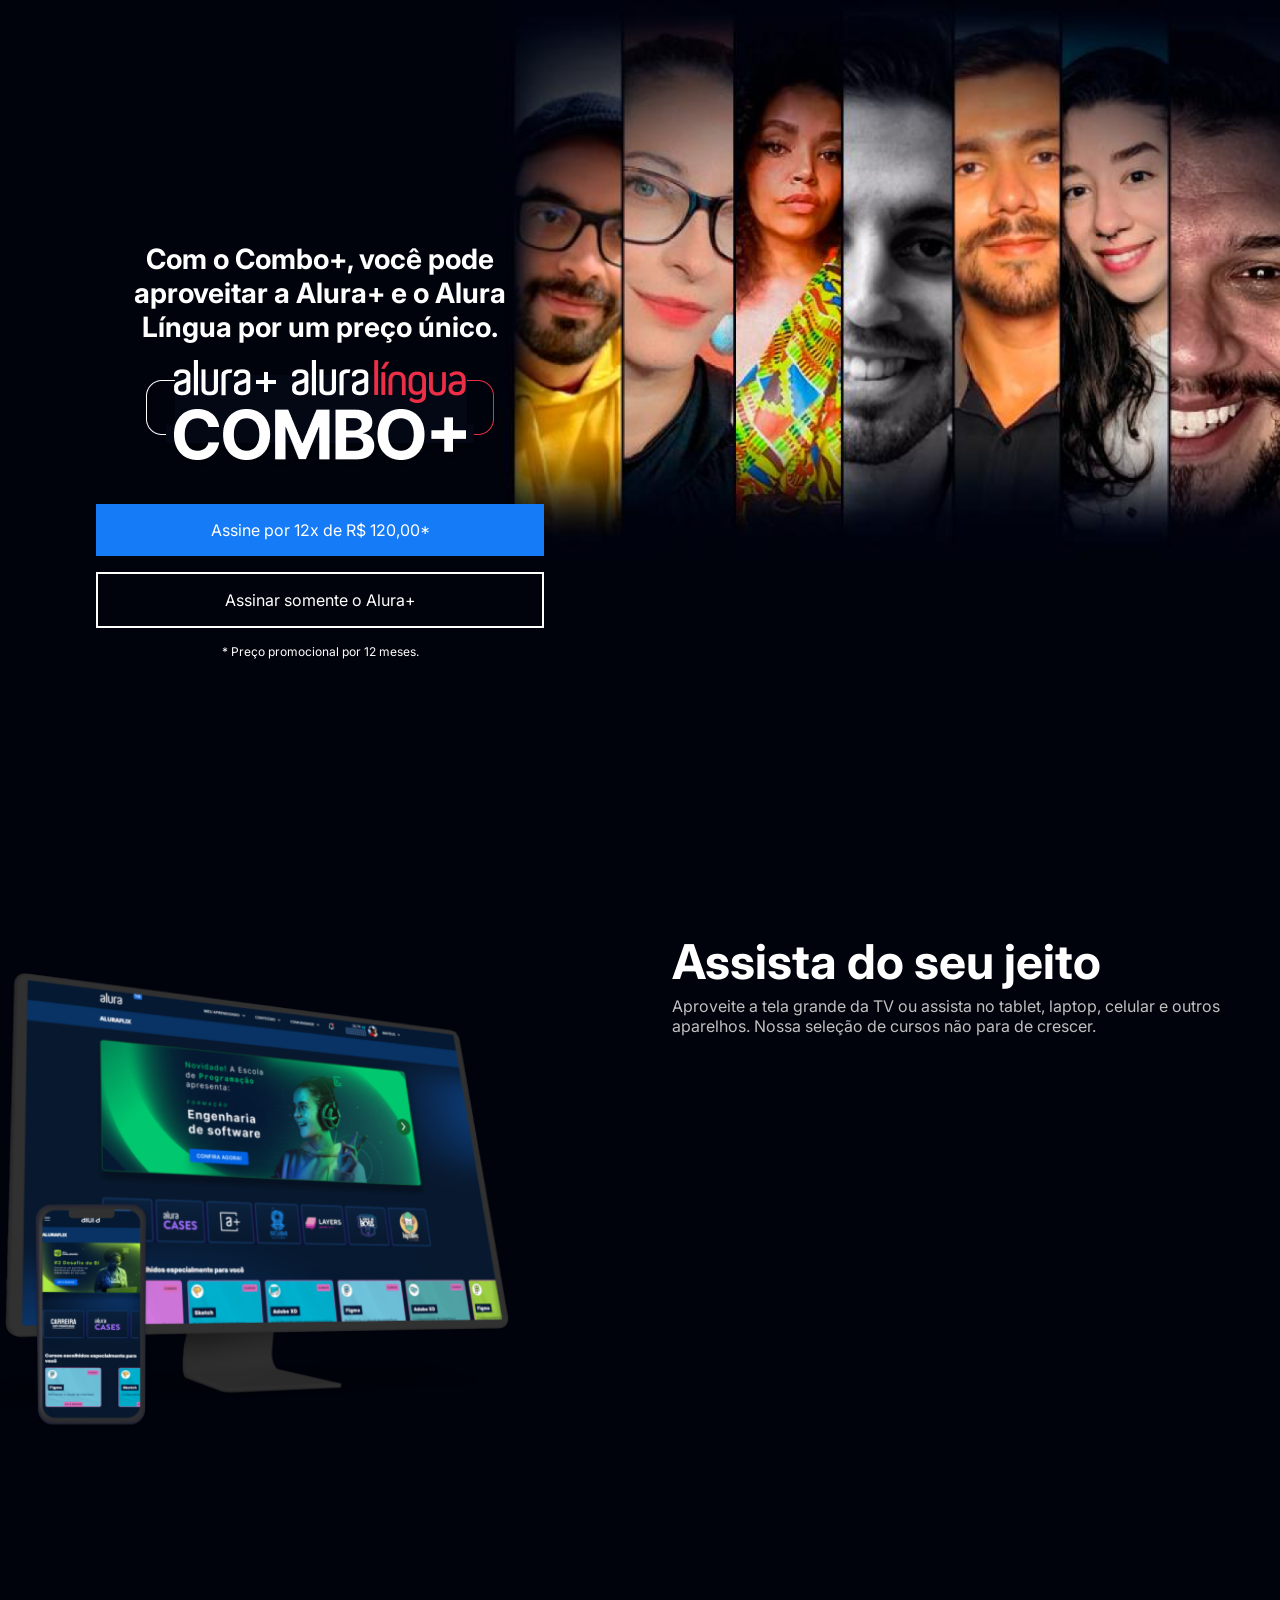
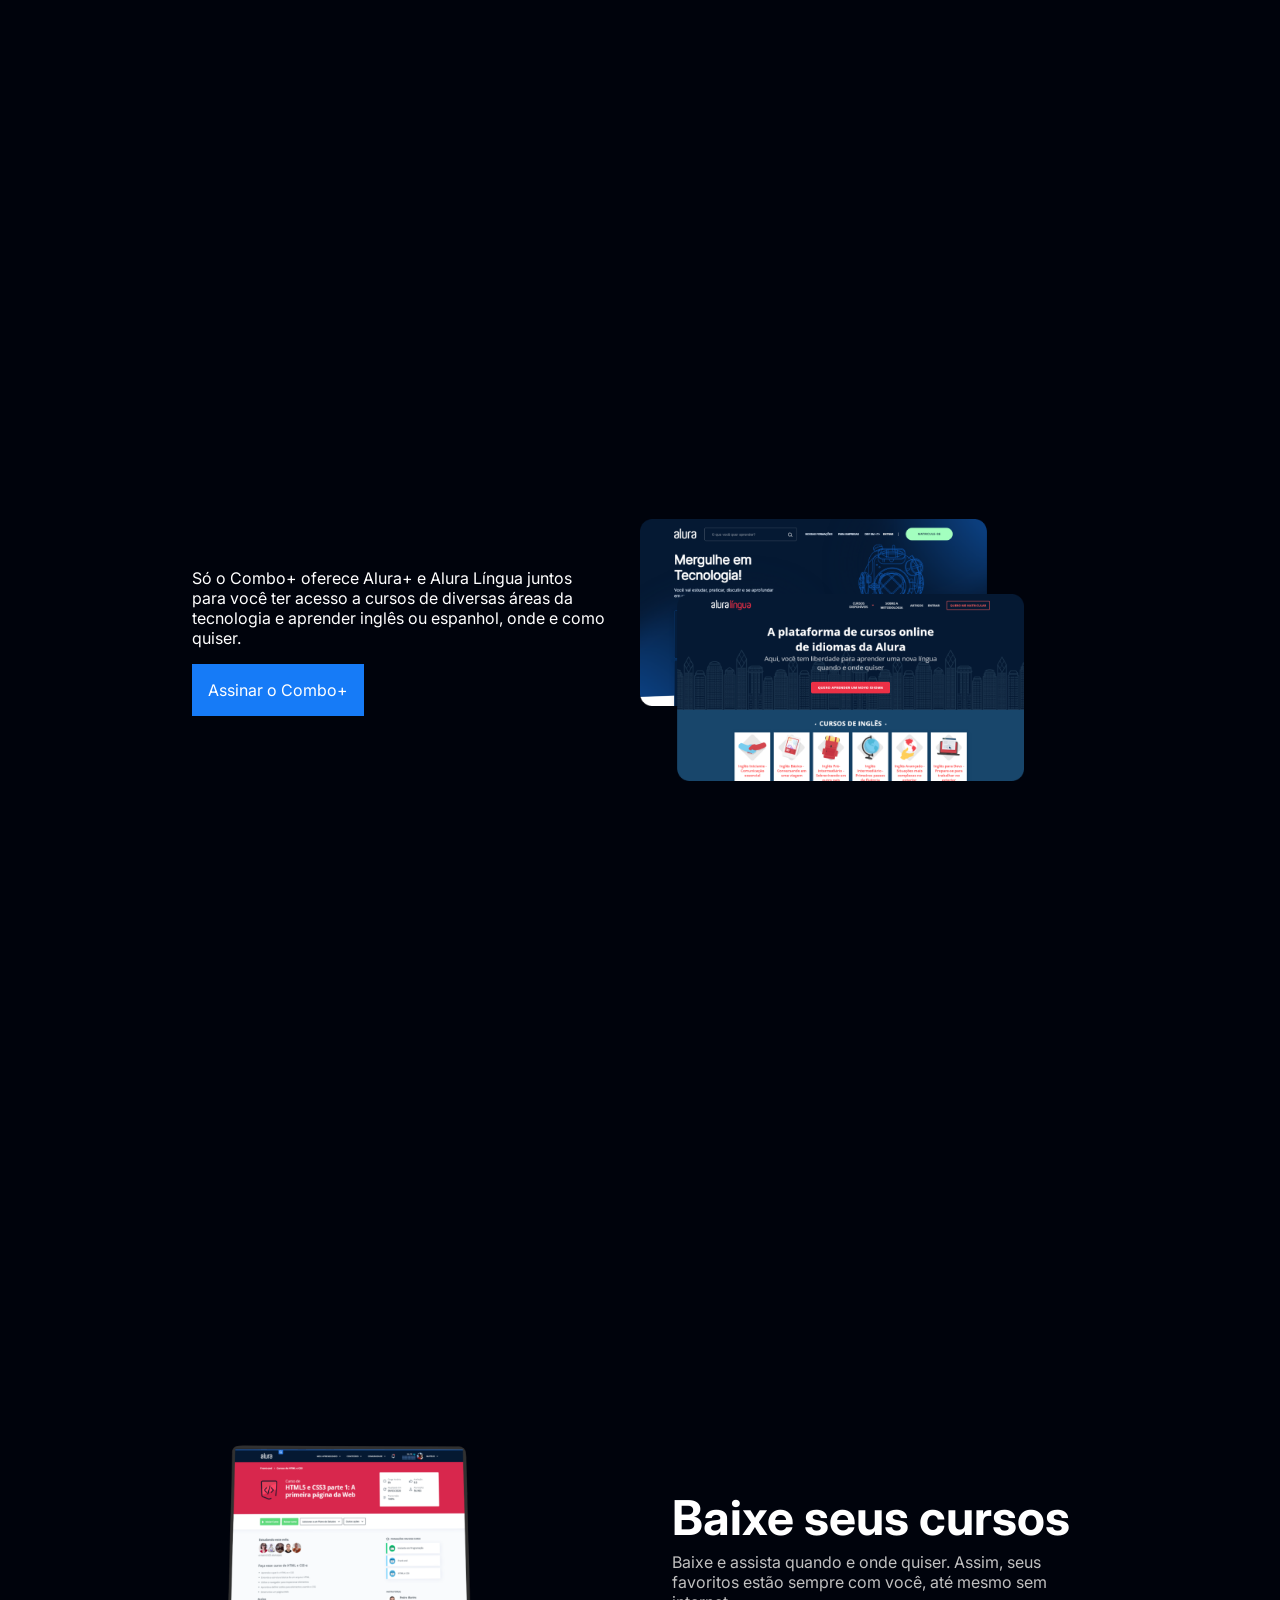
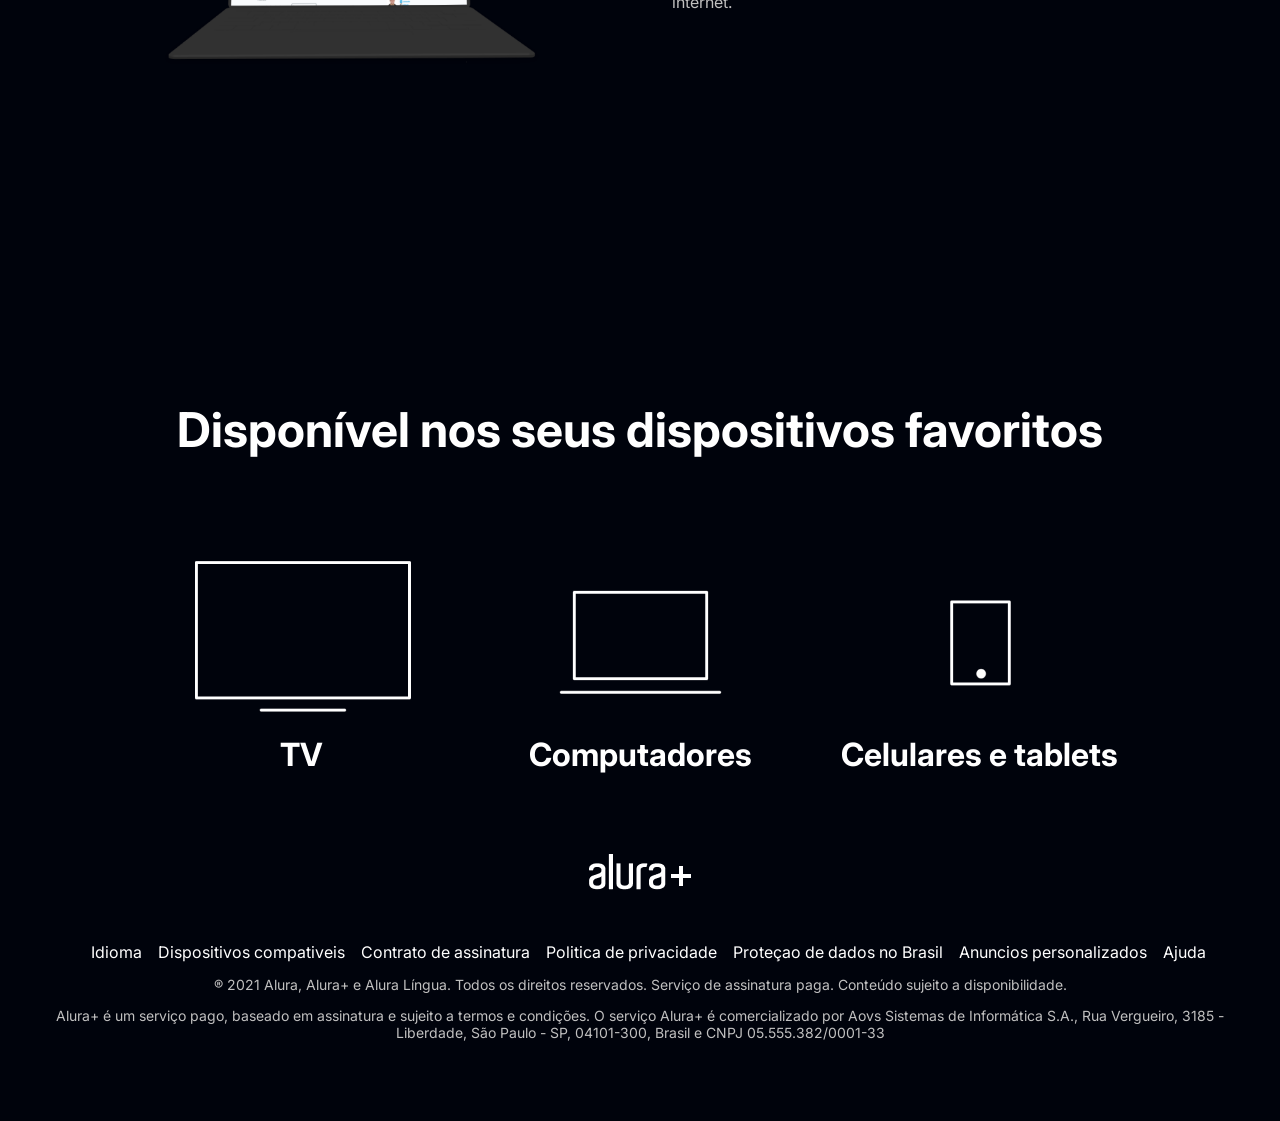
<file: aluraPlus/index.html>
<!doctype html>
<html>
  <head>
    <meta charset="utf-8" />
    <meta name="viewport" content="width=device-width, initial-scale=1.0" />
    <title>Alura Plus</title>
    <link rel="stylesheet" href="styles.css" />
    <link rel="preconnect" href="https://fonts.googleapis.com" />
    <link rel="preconnect" href="https://fonts.gstatic.com" crossorigin />
    <link
      href="https://fonts.googleapis.com/css2?family=Inter:ital,opsz,wght@0,14..32,100..900;1,14..32,100..900&display=swap"
      rel="stylesheet"
    />
  </head>
  <body>
    <section class="principal container">
      <div class="container__caixa">
        <h1 class="container__titulo">
          Com o Combo+, você pode aproveitar a Alura+ e o Alura Língua por um
          preço único.
        </h1>
        <img
          src="img/Combo.png"
          alt="O combo+ é junção do alura+ e o alura língua"
          class="container__imagem"
        />
        <a href="www.alura.com.br" class="container__botao"
          >Assine por 12x de R$ 120,00*</a
        >
        <a href="www.alura.com.br" class="container__botao botao_secundario">
          Assinar somente o Alura+</a
        >
        <p class="container__aviso">* Preço promocional por 12 meses.</p>
      </div>
    </section>

    <section class="container seundario">
      <img
        src="img/Plataformas.png"
        alt="Um monitor e um celular com monitor aberto"
        class="secundario__imagem"
      />
      <div class="container__descricao">
        <h2 class="descricao__titulo">Assista do seu jeito</h2>
        <p class="descricao__texto">
          Aproveite a tela grande da TV ou assista no tablet, laptop, celular e
          outros aparelhos. Nossa seleção de cursos não para de crescer.
        </p>
      </div>
    </section>

    <section class="container secundario">
      <div class="container__descricao">
        <p class="descricao_texto">
          Só o Combo+ oferece Alura+ e Alura Língua juntos para você ter acesso
          a cursos de diversas áreas da tecnologia e aprender inglês ou
          espanhol, onde e como quiser.
        </p>
        <a href="www.alura.com.br" class="container__botao secundario__botao"
          >Assinar o Combo+</a
        >
      </div>
      <img
        src="img/Telas.png"
        alt="Tela do alura plus e do alura lingua"
        class="secundario__imagem"
      />
    </section>

    <section class="container secundario">
      <img
        src="img/Notebook.png"
        alt="Notebook com página do curso HTML5 e CSS3 da Alura aberta"
        class="secundario__imagem"
      />
      <div class="container__descricao">
        <h2 class="descricao__titulo">Baixe seus cursos</h2>
        <p class="descricao__texto">
          Baixe e assista quando e onde quiser. Assim, seus favoritos estão
          sempre com você, até mesmo sem internet.
        </p>
      </div>
    </section>

    <section class="dispositivos">
      <h2 class="dispositivos__titulo">
        Disponível nos seus dispositivos favoritos
      </h2>
      <ul class="dispositivos__lista">
        <li>
          <img src="img/tv.png" alt="icone de televisão" />
          <h3 class="lista__item">TV</h3>
        </li>
        <li>
          <img src="img/computador.png" alt="icone de computador" />
          <h3 class="lista__item">Computadores</h3>
        </li>
        <li>
          <img src="img/celular.png" alt="icone de celular" />
          <h3 class="lista__item">Celulares e tablets</h3>
        </li>
      </ul>
    </section>
    <footer class="rodape">
      <img src="img/Logo.png" alt="Alura+" class="rodape__logo" />
      <ul class="rodape__lista">
        <li class="lista__link">
          <a href="#">Idioma</a>
        </li>
        <li class="lista__link">
          <a href="#">Dispositivos compativeis</a>
        </li>
        <li class="lista__link">
          <a href="#">Contrato de assinatura</a>
        </li>
        <li class="lista__link">
          <a href="#"> Politica de privacidade</a>
        </li>
        <li class="lista__link">
          <a href="#">Proteçao de dados no Brasil</a>
        </li>
        <li class="lista__link">
          <a href="#">Anuncios personalizados</a>
        </li>
        <li class="lista__link">
          <a href="#">Ajuda</a>
        </li>
      </ul>

      <p class="rodape__texto">
        ® 2021 Alura, Alura+ e Alura Língua. Todos os direitos reservados.
        Serviço de assinatura paga. Conteúdo sujeito a disponibilidade.
      </p>
      <p class="rodape__texto">
        Alura+ é um serviço pago, baseado em assinatura e sujeito a termos e
        condições. O serviço Alura+ é comercializado por Aovs Sistemas de
        Informática S.A., Rua Vergueiro, 3185 - Liberdade, São Paulo - SP,
        04101-300, Brasil e CNPJ 05.555.382/0001-33
      </p>
    </footer>
  </body>
</html>
</file>
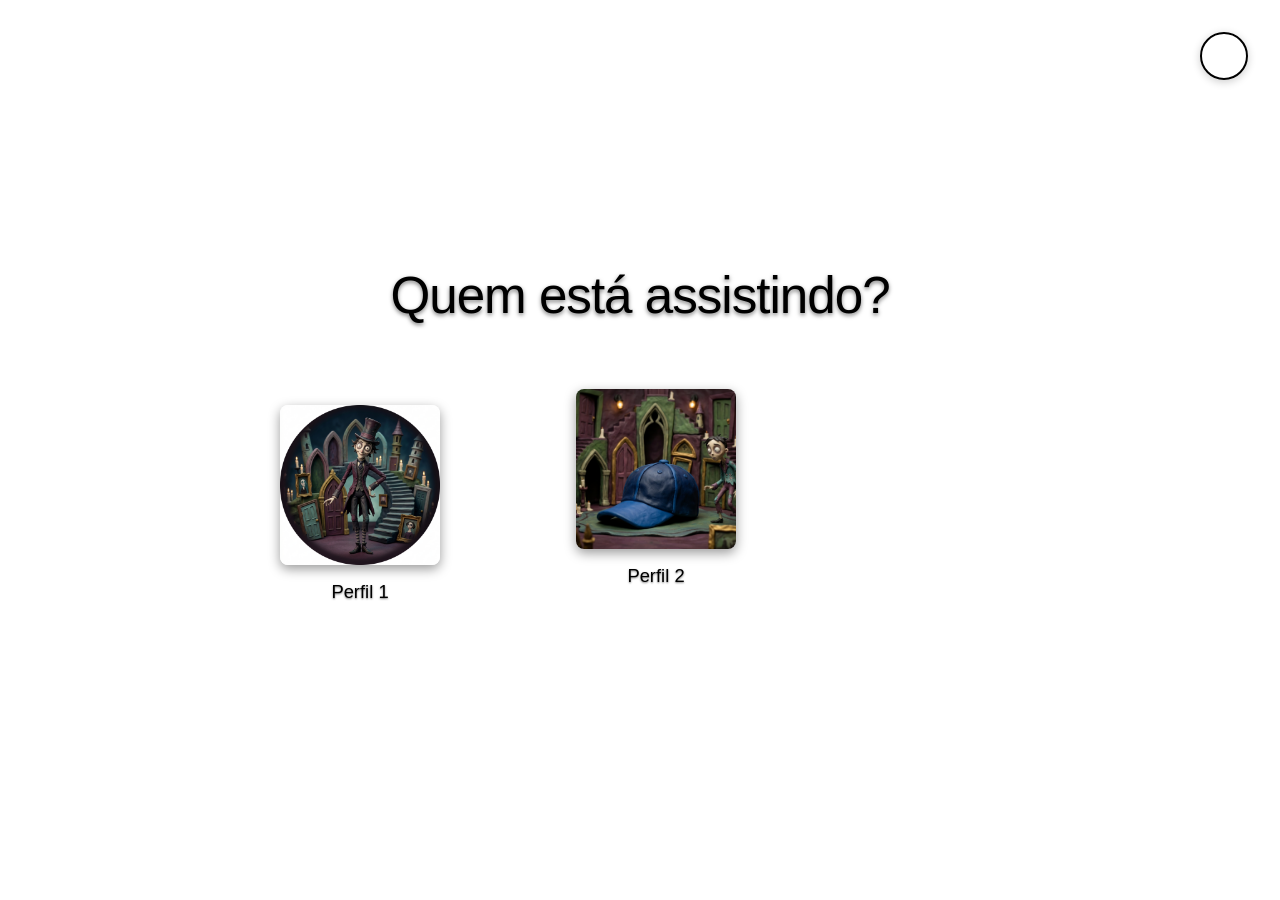
<file: Netflix/index.html>
<!doctype html>
<html lang="pt-br">
  <head>
    <meta charset="UTF-8" />
    <meta name="viewport" content="width=device-width, initial-scale=1.0" />
    <title>Netflix Clone</title>
    <link rel="stylesheet" href="styles.css" />
  </head>
  <body>
    <main>
      <header>
        <h1>Quem está assistindo?</h1>
      </header>

      <section class="profiles" aria-label="Seleção de perfis">
        <ul>
          <a href="catalogo/catalogo.html" class="profile">
          <li>
            <button class="profile" aria-label="Selecionar perfil Perfil 1">
              <figure>
                <img
                  src="/Netflix/assets/perfil1.png"
                  alt="Imagem que mostra uma pessoa séria"
                  width="150"
                />
                <figcaption>Perfil 1</figcaption>
              </figure>
            </button>
          </li>
          <li>
         </a>

         <a href="catalogo/catalogo.html" class="profiles">
            <button class="profile" aria-label="Selecionar perfil Perfil 2">
              <figure>
                <img
                  src="/Netflix/assets/perfil2.png"
                  alt="Imagem de um bone azul"
                  width="150"
                />
                <figcaption>Perfil 2</figcaption>
              </figure>
            </button>
          </li>
        </a>
        </ul>
      </section>
    </main>

    <!-- Script para gerenciar Dark Mode / Light Mode -->
    <script src="theme.js"></script>
  </body>
</html>
</file>
<file: aluraPlus/styles.css>
:root {
  --branco-principal: #ffffff;
  --cinza-secundario: #c0c0c0;
  --botao-azul: #167bf7;
  --cor-de-fundo: #00030c;
  --fonte-principal: 'Inter';
  --botao-azul-efeito: #3c92fa;
}

body {
  background-color: var(--cor-de-fundo);
  color: var(--branco-principal);
  font-family: var(--fonte-principal);
  font-size: 16px;
  font-weight: 400;
}

* {
  margin: 0;
  padding: 0;
}

.principal {
  background-image: url("img/Background.png");
  background-repeat: no-repeat;
  background-size: contain;
  align-items: center;
  text-align: center;
}

.container {
  height: 100vh;
  display: grid;
  grid-template-columns: 50% 50%;
  // grid-template-columns: 50% 25% 25%;
}

.container__botao {
    background-color: var(--botao-azul);
    border: radius: 5px;
    padding: 1em;
    color: var(--branco-principal);
    display: block;
    text-decoration: none;
    margin-bottom: 1em;
}

.botao_secundario{
    background-color: transparent;
    border: 2px solid var(--branco-principal);
}

.container__titulo{
  font-size: 28px;
  font-weight: 700;
}

.container__aviso{
  font-size: 12px;
}

.container__imagem{
  margin: 1em 0 2em 0;
  
}

.container__caixa{
  margin: 0 6em;
}

.secundario__imagem{
  width:80%;
}

.secundario{
  align-items: center;
  margin: 0 10em;
}

.descricao__titulo{
  font-weight: 700;
  font-size: 48px;
  color: var(--branco-principal);
  margin-bottom: 0.1em;
}

.descricao__texto{
  color: var(--cinza-secundario);
}

.secundario__botao{
  display: inline-block;
  margin-top: 1em;
}

.container__descricao{
  padding: 2em;
}

.dispositivos__lista{
  display: flex;
  justify-content: center;
  list-style: none;
  margin: 5em 0;
}

.dispositivos{
  text-align: center;
}

.dispositivos__titulo{
  font-size: 48px;
  color: var(--branco-principal);
}

.lista__item{
  font-size: 32px;
  color: var(--branco-principal);
}

.rodape__lista{
  display: flex;
  justify-content: center;
  list-style-type: none;
  margin-top: 1em;
}

.lista__link a{
  text-decoration: none;
  color: var(--branco-principal);
  margin-left: 1em;
}

.rodape__texto{
  margin: 1em 0;
  color: var(--cinza-secundario);
  font-size: 14px;
}

.rodape{
  text-align: center;
  margin: 5em 3em;
}

.rodape__logo{
   margin-bottom: 2em;
}

.lista__link a:hover{
  color: var(--botao-azul);
}

.lista__link a:active{
  color: #violet;
}

.container__botao:hover{
  background-color: var(--botao-azul-efeito);
  color: var(--cor-de-fundo);
}
</file>
<file: Netflix/styles.css>
/* Reset e variáveis */
:root {
  /* Define as cores principais da paleta Netflix */
  --netflix-red: #e50914;
  --netflix-black: #141414;
  --netflix-dark-gray: #2c2c2c;
  --netflix-gray: #808080;
  --netflix-light-gray: #b3b3b3;
  --netflix-white: #ffffff;
  /* Define a transição padrão para animações suaves de 0.3s */
  --netflix-transition: all 0.3s ease;

  /* Cores para DARK MODE (padrão) */
  --bg-primary: #141414;
  --bg-secondary: #2c2c2c;
  --text-primary: #ffffff;
  --text-secondary: #b3b3b3;
  --border-color: #404040;
}

/* Modo LIGHT */
html.light-mode {
  --bg-primary: #ffffff;
  --bg-secondary: #f5f5f5;
  --text-primary: #000000;
  --text-secondary: #666666;
  --border-color: #e0e0e0;
}

* {
  /* Remove margem padrão de todos os elementos */
  margin: 0;
  /* Remove preenchimento padrão de todos os elementos */
  padding: 0;
  /* Faz o padding e border serem inclusos na largura/altura do elemento */
  box-sizing: border-box;
}

body {
  /* Define a fonte da Netflix (Helvetica Neue com fallbacks) */
  font-family: "Helvetica Neue", Helvetica, Arial, sans-serif;
  /* Define o fundo usando a variável de tema */
  background-color: var(--bg-primary);
  /* Define a cor do texto usando a variável de tema */
  color: var(--text-primary);
  /* Garante que o corpo tenha pelo menos 100% da altura da viewport */
  min-height: 100vh;
  /* Usa flexbox para centralizar o conteúdo */
  display: flex;
  /* Centraliza verticalmente os itens */
  align-items: center;
  /* Centraliza horizontalmente os itens */
  justify-content: center;
  /* Remove scroll horizontal */
  overflow-x: hidden;
  /* Transição suave entre temas */
  transition:
    background-color 0.3s ease,
    color 0.3s ease;
}

/* Container principal */
main {
  /* Ocupa toda a largura disponível */
  width: 100%;
  /* Limita a largura máxima para melhor legibilidade */
  max-width: 1200px;
  /* Adiciona espaçamento interno */
  padding: 2rem;
  /* Centraliza o conteúdo do texto */
  text-align: center;
}

/* Header */
header {
  /* Cria espaço embaixo do cabeçalho */
  margin-bottom: 3rem;
}

h1 {
  /* Define tamanho grande e impactante para o título */
  font-size: 3.5rem;
  /* Peso leve para aparência elegante */
  font-weight: 400;
  /* Reduz o espaço entre letras para um visual mais compacto */
  letter-spacing: -0.02em;
  /* Espaço embaixo do h1 */
  margin-bottom: 1rem;
  /* Adiciona sombra para profundidade e melhor legibilidade */
  text-shadow: 0 2px 4px rgba(0, 0, 0, 0.5);
}

/* Seção de perfis */
.profiles {
  /* Limita a largura máxima */
  max-width: 800px;
  /* Centraliza a seção */
  margin: 0 auto;
}

/* Lista não ordenada dentro dos perfis */
.profiles ul {
  /* Usa grid para layout responsivo */
  display: grid;
  /* Cria colunas que se ajustam automaticamente com mínimo de 200px */
  grid-template-columns: repeat(auto-fit, minmax(200px, 1fr));
  /* Espaço entre os itens da grid */
  gap: 2rem;
  /* Remove padding e margin padrão da lista */
  padding: 0;
  margin: 0;
  /* Centraliza os itens dentro da grid */
  justify-items: center;
  /* Remove marcadores da lista */
  list-style: none;
}

/* Itens da lista ordenada */
.profiles li {
  /* Remove padding e margin padrão dos itens de lista */
  padding: 0;
  margin: 0;
}

/* Botão de perfil */
.profile {
  /* Remove o fundo padrão do botão */
  background: none;
  /* Remove a borda do botão */
  border: none;
  /* Muda o cursor para indicar que é clicável */
  cursor: pointer;
  /* Aplica transição suave em todas as propriedades */
  transition: var(--netflix-transition);
  /* Arredonda as quinas do botão */
  border-radius: 8px;
  /* Adiciona espaçamento interno */
  padding: 1rem;
  /* Necessário para que overflow: hidden funcione corretamente */
  position: relative;
  /* Esconde conteúdo que transborda */
  overflow: hidden;
}

.profile:hover {
  /* Aumenta o tamanho do perfil em 5% ao passar o mouse */
  transform: scale(1.05);
  /* Adiciona um fundo semitransparente que se adapta ao tema */
  background-color: rgba(255, 255, 255, 0.1);
}

/* Ajuste de hover para modo light */
html.light-mode .profile:hover {
  /* Em modo light, usar fundo mais escuro */
  background-color: rgba(0, 0, 0, 0.1);
}

.profile:focus {
  /* Adiciona borda vermelha ao focar (acessibilidade de teclado) */
  outline: 3px solid var(--netflix-red);
  /* Afasta o outline da borda do elemento */
  outline-offset: 4px;
}

/* Figure e imagem */
figure {
  /* Usa flexbox para organizar imagem e legenda */
  display: flex;
  /* Organiza os itens em coluna (vertical) */
  flex-direction: column;
  /* Centraliza os itens horizontalmente */
  align-items: center;
  /* Espaço entre a imagem e a legenda */
  gap: 1rem;
}

img {
  /* Arredonda as quinas da imagem */
  border-radius: 8px;
  /* Adiciona sombra para dar profundidade */
  box-shadow: 0 4px 12px rgba(0, 0, 0, 0.4);
  /* Aplica transição suave em todas as mudanças */
  transition: var(--netflix-transition);
  /* Define a altura da imagem */
  width: 150px;
  /* Define a largura da imagem */
  height: 150px;
  /* Garante que a imagem preencha o espaço sem distorcer */
  object-fit: cover;
}

.profile:hover img {
  /* Aumenta a sombra ao passar o mouse para efeito de profundidade */
  box-shadow: 0 8px 24px rgba(0, 0, 0, 0.6);
  /* Aumenta ligeiramente a imagem ao passar o mouse (2%) */
  transform: scale(1.02);
}

/* Legenda */
figcaption {
  /* Define o tamanho da fonte da legenda */
  font-size: 1.2rem;
  /* Define o peso da fonte (mais gordo que o padrão) */
  font-weight: 500;
  /* Define a cor da legenda usando variável de tema */
  color: var(--text-primary);
  /* Adiciona sombra para melhor legibilidade */
  text-shadow: 0 1px 2px rgba(0, 0, 0, 0.5);
  /* Aplicação de transição suave */
  transition: var(--netflix-transition);
}

.profile:hover figcaption {
  /* Muda a cor do texto para vermelho Netflix ao passar o mouse */
  color: var(--netflix-red);
}

/* ============================================
   RESPONSIVIDADE - MOBILE PEQUENO (até 480px)
   ============================================ */
@media (max-width: 480px) {
  main {
    /* Reduz o padding em telas pequenas */
    padding: 1rem;
  }

  h1 {
    /* Tamanho bem reduzido para mobile pequeno */
    font-size: 1.8rem;
    /* Reduz o espaço entre linhas */
    line-height: 1.3;
    /* Reduz a margem inferior */
    margin-bottom: 1.5rem;
  }

  /* Grid com 1 coluna para mobile */
  .profiles ul {
    grid-template-columns: 1fr;
    gap: 1rem;
  }

  /* Imagens menores para mobile pequeno */
  img {
    width: 100px;
    height: 100px;
  }

  /* Fonte menor para mobile */
  figcaption {
    font-size: 0.9rem;
  }

  /* Reduz padding do perfil */
  .profile {
    padding: 0.5rem;
  }

  /* Figure com gap menor */
  figure {
    gap: 0.5rem;
  }
}

/* ============================================
   RESPONSIVIDADE - MOBILE (481px até 768px)
   ============================================ */
@media (min-width: 481px) and (max-width: 768px) {
  main {
    /* Padding moderado para tablets pequenos */
    padding: 1.5rem;
  }

  h1 {
    /* Tamanho médio para tablets */
    font-size: 2.2rem;
    /* Melhora o espaçamento vertical */
    line-height: 1.4;
    margin-bottom: 2rem;
  }

  /* Grid com até 2 colunas em tablets pequenos */
  .profiles ul {
    grid-template-columns: repeat(auto-fit, minmax(140px, 1fr));
    gap: 1.5rem;
  }

  /* Imagens médias para tablets */
  img {
    width: 130px;
    height: 130px;
  }

  /* Fonte moderada */
  figcaption {
    font-size: 1rem;
  }

  .profile {
    padding: 0.75rem;
  }

  figure {
    gap: 0.75rem;
  }
}

/* ============================================
   RESPONSIVIDADE - TABLET (769px até 1024px)
   ============================================ */
@media (min-width: 769px) and (max-width: 1024px) {
  main {
    /* Padding robusto para tablets */
    padding: 2rem;
    max-width: 900px;
  }

  h1 {
    /* Tamanho confortável para tablets */
    font-size: 3rem;
    line-height: 1.2;
    margin-bottom: 2.5rem;
  }

  /* Grid com 2 colunas para tablets */
  .profiles ul {
    grid-template-columns: repeat(auto-fit, minmax(170px, 1fr));
    gap: 2rem;
  }

  /* Imagens confortáveis */
  img {
    width: 150px;
    height: 150px;
  }

  figcaption {
    font-size: 1.1rem;
  }

  .profile {
    padding: 1rem;
  }

  figure {
    gap: 1rem;
  }
}

/* ============================================
   RESPONSIVIDADE - TELAS ACIMA DE 900px (HORIZONTAL)
   ============================================ */
@media (min-width: 900px) {
  /* Grid com 2 colunas na horizontal */
  .profiles ul {
    grid-template-columns: repeat(2, 1fr);
    gap: 2rem;
  }
}

/* ============================================
   RESPONSIVIDADE - DESKTOP PEQUENO (1025px até 1440px)
   ============================================ */
@media (min-width: 1025px) and (max-width: 1440px) {
  main {
    padding: 2rem;
    max-width: 1000px;
  }

  h1 {
    font-size: 3.2rem;
    margin-bottom: 2.5rem;
  }

  .profiles ul {
    grid-template-columns: repeat(auto-fit, minmax(200px, 1fr));
    gap: 2.5rem;
  }

  img {
    width: 160px;
    height: 160px;
  }

  figcaption {
    font-size: 1.15rem;
  }
}

/* ============================================
   RESPONSIVIDADE - DESKTOP GRANDE (acima de 1441px)
   ============================================ */
@media (min-width: 1441px) {
  main {
    padding: 3rem;
    max-width: 1200px;
  }

  h1 {
    font-size: 3.5rem;
    margin-bottom: 3rem;
  }

  .profiles ul {
    grid-template-columns: repeat(auto-fit, minmax(200px, 1fr));
    gap: 3rem;
  }

  img {
    width: 150px;
    height: 150px;
  }

  figcaption {
    font-size: 1.2rem;
  }
}

/* ============================================
   MELHORIAS DE ACESSIBILIDADE EM DISPOSITIVOS PEQUENOS
   ============================================ */
@media (hover: none) {
  /* Desativa efeitos de hover em telas touch */
  .profile:hover {
    transform: none;
    background-color: transparent;
  }

  .profile:hover img {
    box-shadow: 0 4px 12px rgba(0, 0, 0, 0.4);
    transform: none;
  }

  .profile:hover figcaption {
    color: var(--netflix-white);
  }

  /* Mantém efeito visual em foco (teclado) */
  .profile:focus-visible {
    transform: scale(1.05);
  }
}

/* Responsividade - Celulares */
@media (max-width: 480px) {
  /* Reduz o padding em telas pequenas */
  main {
    padding: 1rem;
  }

  /* Reduz significamente o tamanho do h1 para celulares */
  h1 {
    font-size: 2rem;
  }

  /* Reduz o espaço entre perfis */
  .profiles {
    gap: 1rem;
  }

  /* Reduz mais ainda o tamanho das imagens */
  img {
    width: 100px;
    height: 100px;
  }

  /* Reduz o tamanho da legenda para celulares */
  figcaption {
    font-size: 1rem;
  }
}

/* Animações suaves */
@keyframes fadeIn {
  /* Estado inicial: invisível e deslocado para baixo */
  from {
    opacity: 0;
    transform: translateY(20px);
  }
  /* Estado final: visível e na posição normal */
  to {
    opacity: 1;
    transform: translateY(0);
  }
}

main {
  /* Aplica animação fadeIn com duração de 0.8s e easing ease-out */
  animation: fadeIn 0.8s ease-out;
}

.profile {
  /* Aplica animação fadeIn com duração de 0.8s */
  animation: fadeIn 0.8s ease-out;
}

/* Escalonamento de animação para o primeiro perfil - começa mais cedo */
.profile:nth-child(1) {
  animation-delay: 0.1s;
}

/* Escalonamento de animação para o segundo perfil - começa um pouco depois */
.profile:nth-child(2) {
  animation-delay: 0.2s;
}

/* ============================================
   ESTILO DO BOTÃO DE ALTERNÂNCIA DE TEMA
   ============================================ */

/* Container do botão de tema */
.theme-toggle-container {
  /* FixedPosition no canto superior direito */
  position: fixed;
  top: 2rem;
  right: 2rem;
  /* Z-index para aparecer acima de todo conteúdo */
  z-index: 1000;
}

/* Botão de alternância de tema */
.theme-toggle-btn {
  /* Remove estilo padrão do botão */
  background: none;
  border: 2px solid var(--text-primary);
  /* Padding para deixar o ícone confortável */
  padding: 0.5rem 0.75rem;
  /* Fonte grande para melhor visualização do ícone */
  font-size: 1.5rem;
  /* Cursor para indicar clicabilidade */
  cursor: pointer;
  /* Arredonda as quinas */
  border-radius: 50%;
  /* Transição suave ao alternar temas */
  transition: all 0.3s ease;
  /* Sombra sutil */
  box-shadow: 0 2px 8px rgba(0, 0, 0, 0.2);
  /* Cor de texto do botão */
  color: var(--text-primary);
  /* Efeito hover */
  display: flex;
  align-items: center;
  justify-content: center;
  width: 3rem;
  height: 3rem;
}

/* Efeito hover do botão */
.theme-toggle-btn:hover {
  /* Aumenta o tamanho ligeiramente */
  transform: scale(1.1);
  /* Aumenta a sombra */
  box-shadow: 0 4px 16px rgba(0, 0, 0, 0.3);
  /* Muda a cor de fundo no tema claro */
  background-color: var(--bg-secondary);
}

/* Efeito ativo do botão */
.theme-toggle-btn:active {
  /* Diminui o tamanho ao clicar */
  transform: scale(0.95);
}

/* Responsividade para mobile */
@media (max-width: 480px) {
  .theme-toggle-container {
    top: 1rem;
    right: 1rem;
  }

  .theme-toggle-btn {
    padding: 0.4rem 0.6rem;
    font-size: 1.2rem;
    width: 2.5rem;
    height: 2.5rem;
    border-width: 1.5px;
  }
}
</file>
